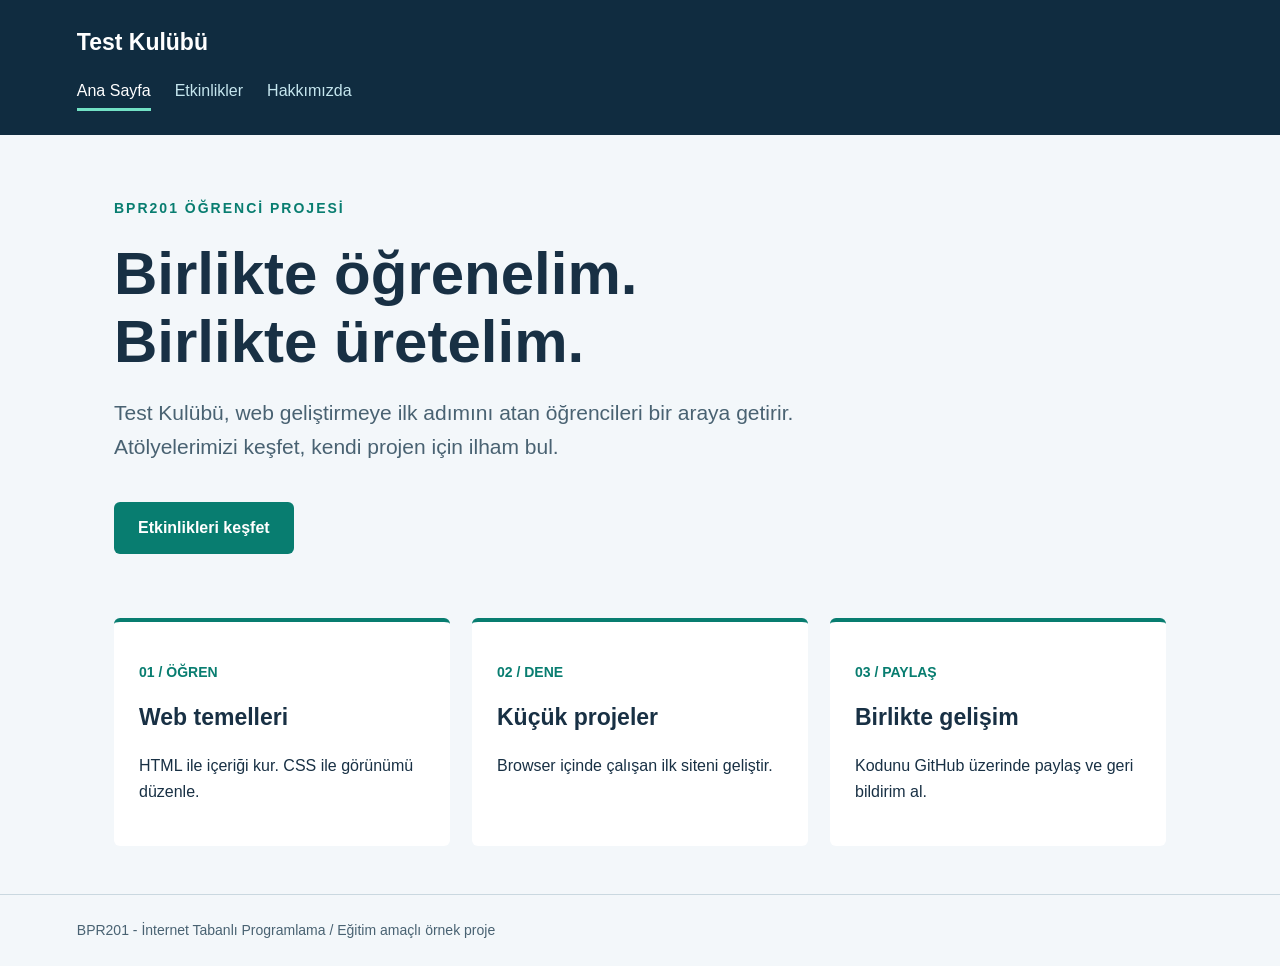
<file: index.html>
<!doctype html>
<html lang="tr">
<head>
  <meta charset="UTF-8">
  <meta name="viewport" content="width=device-width, initial-scale=1.0">
  <title>Ana Sayfa | Test Kulübü</title>
  <link rel="stylesheet" href="style.css">
</head>
<body>
<header><div class="brand">Test Kulübü</div><nav aria-label="Ana menü"><a href="index.html" aria-current="page">Ana Sayfa</a>
<a href="etkinlikler.html">Etkinlikler</a>
<a href="hakkimizda.html">Hakkımızda</a></nav></header>
<main><p class="eyebrow">BPR201 ÖĞRENCİ PROJESİ</p>
<h1>Birlikte öğrenelim.<br>Birlikte üretelim.</h1>
<p class="intro">Test Kulübü, web geliştirmeye ilk adımını atan öğrencileri bir araya getirir. Atölyelerimizi keşfet, kendi projen için ilham bul.</p>
<a class="button" href="etkinlikler.html">Etkinlikleri keşfet</a>
<section class="grid" aria-label="Kulüp çalışma alanları">
<article><p class="meta">01 / ÖĞREN</p><h2>Web temelleri</h2><p>HTML ile içeriği kur. CSS ile görünümü düzenle.</p></article>
<article><p class="meta">02 / DENE</p><h2>Küçük projeler</h2><p>Browser içinde çalışan ilk siteni geliştir.</p></article>
<article><p class="meta">03 / PAYLAŞ</p><h2>Birlikte gelişim</h2><p>Kodunu GitHub üzerinde paylaş ve geri bildirim al.</p></article>
</section></main>
<footer>BPR201 - İnternet Tabanlı Programlama / Eğitim amaçlı örnek proje</footer>
</body>
</html>
</file>
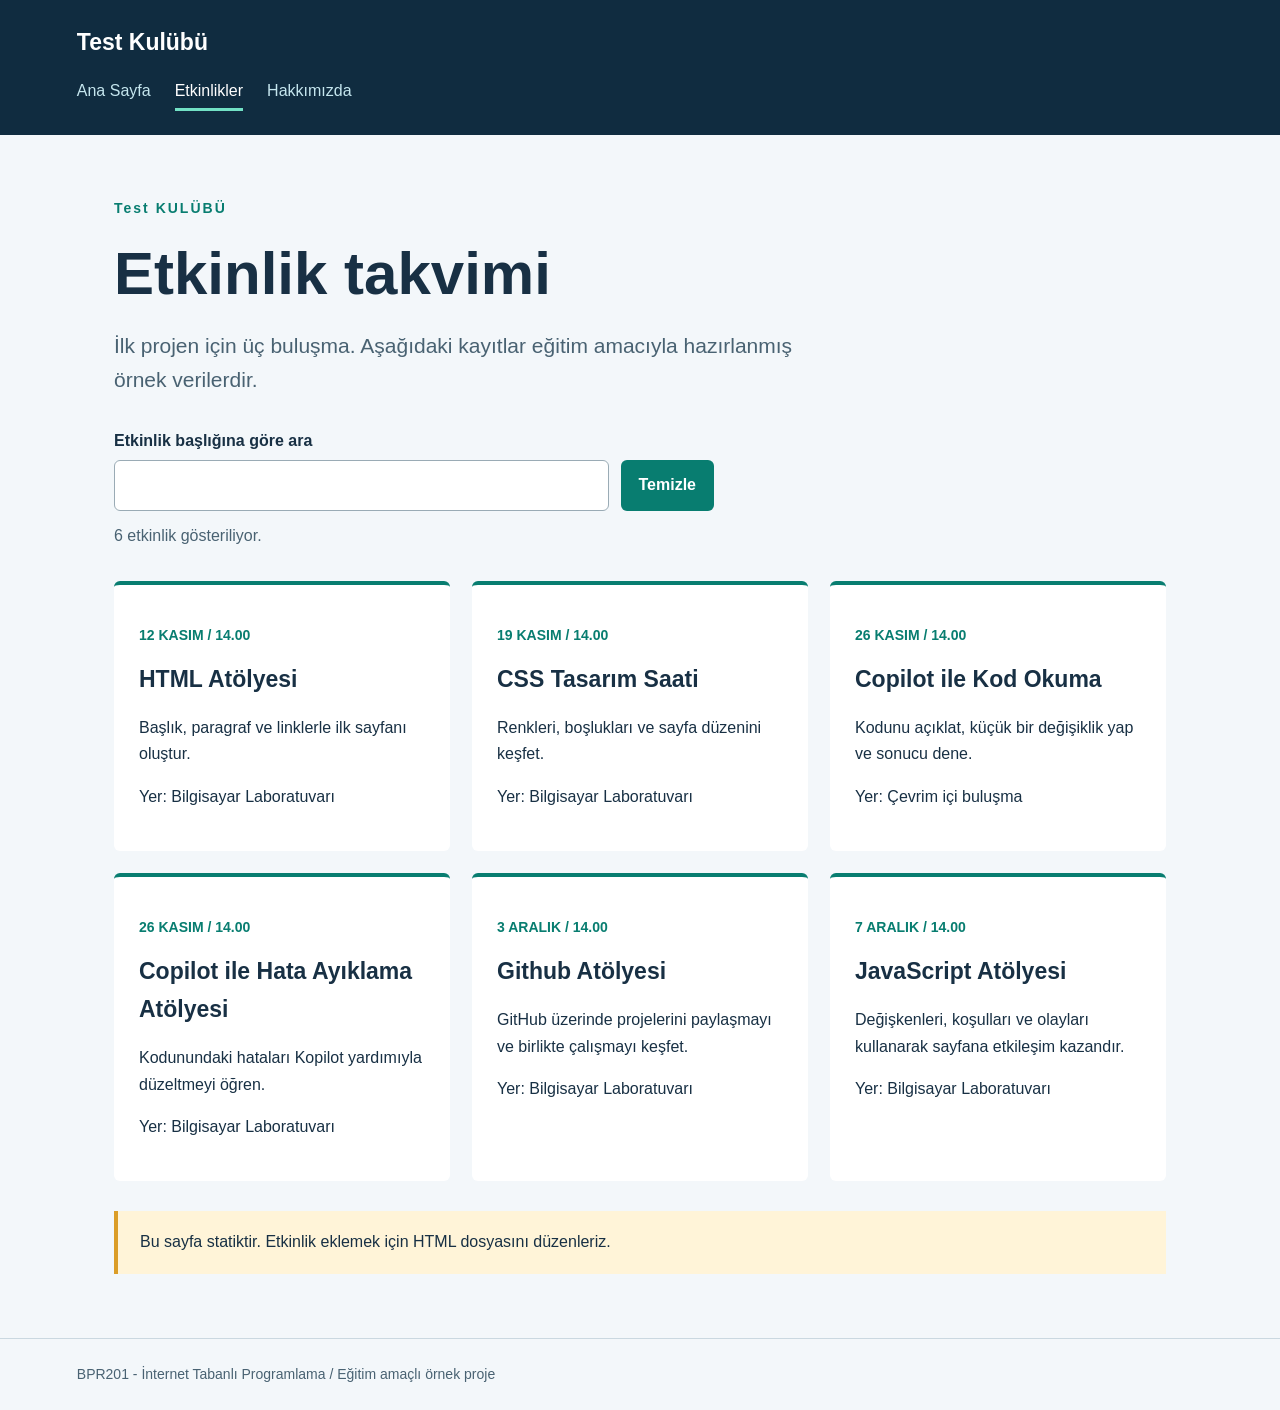
<file: etkinlikler.html>
<!doctype html>
<html lang="tr">
<head>
  <meta charset="UTF-8">
  <meta name="viewport" content="width=device-width, initial-scale=1.0">
  <title>Etkinlikler | Test Kulübü</title>
  <link rel="stylesheet" href="style.css">
  <script src="script.js" defer></script>
</head>
<body>
<header><div class="brand">Test Kulübü</div><nav aria-label="Ana menü"><a href="index.html">Ana Sayfa</a>
<a href="etkinlikler.html" aria-current="page">Etkinlikler</a>
<a href="hakkimizda.html">Hakkımızda</a></nav></header>
<main><p class="eyebrow">Test KULÜBÜ</p><h1>Etkinlik takvimi</h1>
<p class="intro">İlk projen için üç buluşma. Aşağıdaki kayıtlar eğitim amacıyla hazırlanmış örnek verilerdir.</p>
<div class="event-search">
  <label for="event-search-input">Etkinlik başlığına göre ara</label>
  <div class="event-search-controls">
    <input id="event-search-input" type="search" autocomplete="off">
    <button id="clear-event-search" type="button">Temizle</button>
  </div>
</div>
<p id="event-count" aria-live="polite" aria-atomic="true"></p>
<p id="no-events" class="no-events" hidden>Aramanızla eşleşen etkinlik bulunamadı.</p>
<section class="grid" aria-label="Örnek etkinlikler">
<article><p class="meta">12 KASIM / 14.00</p><h2>HTML Atölyesi</h2><p>Başlık, paragraf ve linklerle ilk sayfanı oluştur.</p><p>Yer: Bilgisayar Laboratuvarı</p></article>
<article><p class="meta">19 KASIM / 14.00</p><h2>CSS Tasarım Saati</h2><p>Renkleri, boşlukları ve sayfa düzenini keşfet.</p><p>Yer: Bilgisayar Laboratuvarı</p></article>
<article><p class="meta">26 KASIM / 14.00</p><h2>Copilot ile Kod Okuma</h2><p>Kodunu açıklat, küçük bir değişiklik yap ve sonucu dene.</p><p>Yer: Çevrim içi buluşma</p></article>
<article><p class="meta">26 KASIM / 14.00</p><h2>Copilot ile Hata Ayıklama Atölyesi</h2><p>Kodunundaki hataları Kopilot yardımıyla düzeltmeyi öğren.</p><p>Yer: Bilgisayar Laboratuvarı</p></article>
<article><p class="meta">3 ARALIK / 14.00</p><h2>Github Atölyesi</h2><p>GitHub üzerinde projelerini paylaşmayı ve birlikte çalışmayı keşfet.</p><p>Yer: Bilgisayar Laboratuvarı</p></article>
<article><p class="meta">7 ARALIK / 14.00</p><h2>JavaScript Atölyesi</h2><p>Değişkenleri, koşulları ve olayları kullanarak sayfana etkileşim kazandır.</p><p>Yer: Bilgisayar Laboratuvarı</p></article>
</section><p class="note">Bu sayfa statiktir. Etkinlik eklemek için HTML dosyasını düzenleriz.</p></main>
<footer>BPR201 - İnternet Tabanlı Programlama / Eğitim amaçlı örnek proje</footer>
</body>
</html>
</file>
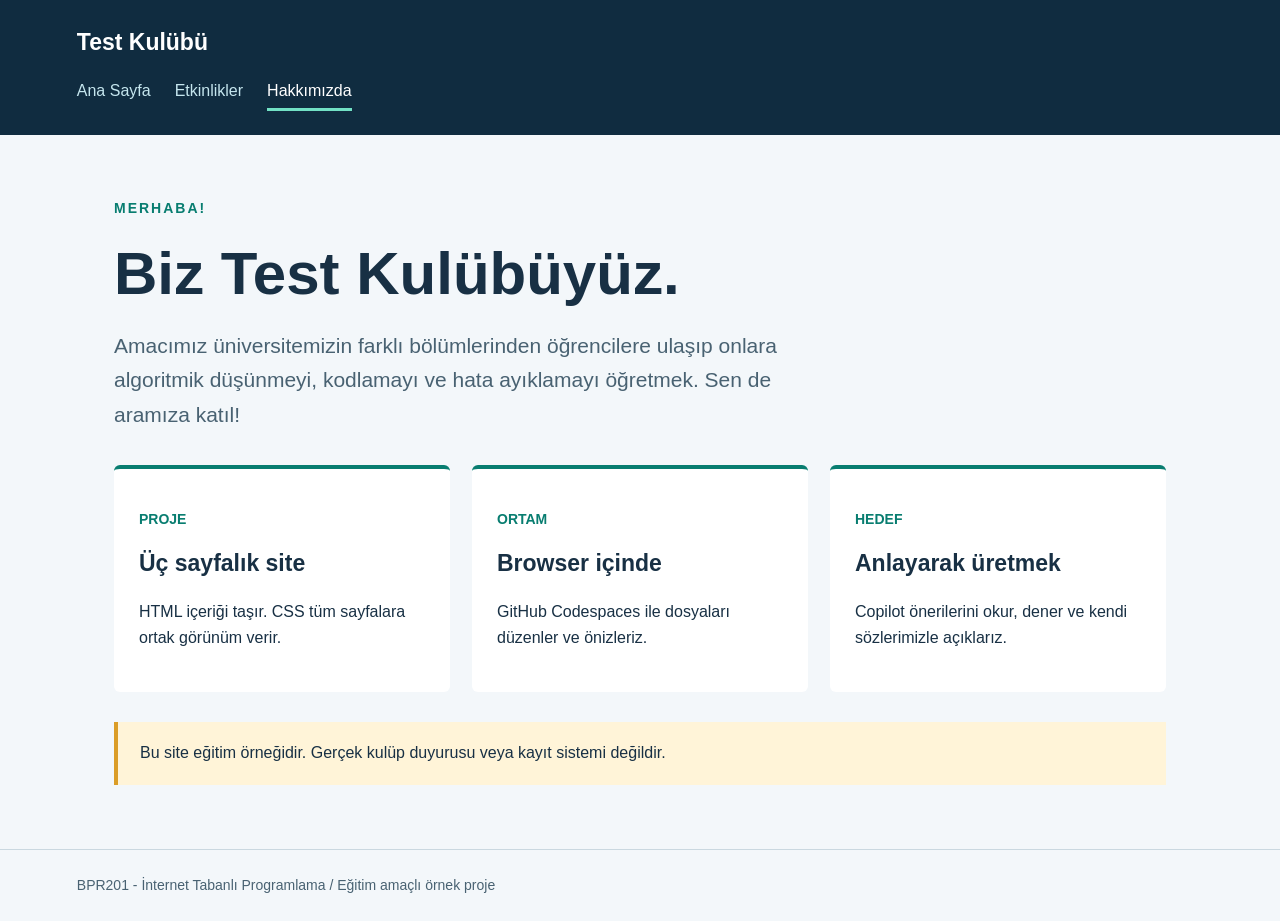
<file: hakkimizda.html>
<!doctype html>
<html lang="tr">
<head>
  <meta charset="UTF-8">
  <meta name="viewport" content="width=device-width, initial-scale=1.0">
  <title>Hakkımızda | Test Kulübü</title>
  <link rel="stylesheet" href="style.css">
</head>
<body>
<header><div class="brand">Test Kulübü</div><nav aria-label="Ana menü"><a href="index.html">Ana Sayfa</a>
<a href="etkinlikler.html">Etkinlikler</a>
<a href="hakkimizda.html" aria-current="page">Hakkımızda</a></nav></header>
<main><p class="eyebrow">MERHABA!</p><h1>Biz Test Kulübüyüz.</h1>
<p class="intro">Amacımız üniversitemizin farklı bölümlerinden öğrencilere ulaşıp onlara algoritmik düşünmeyi, kodlamayı ve hata ayıklamayı öğretmek. Sen de aramıza katıl!</p>
<section class="grid" aria-label="Proje bilgileri">
<article><p class="meta">PROJE</p><h2>Üç sayfalık site</h2><p>HTML içeriği taşır. CSS tüm sayfalara ortak görünüm verir.</p></article>
<article><p class="meta">ORTAM</p><h2>Browser içinde</h2><p>GitHub Codespaces ile dosyaları düzenler ve önizleriz.</p></article>
<article><p class="meta">HEDEF</p><h2>Anlayarak üretmek</h2><p>Copilot önerilerini okur, dener ve kendi sözlerimizle açıklarız.</p></article>
</section><p class="note">Bu site eğitim örneğidir. Gerçek kulüp duyurusu veya kayıt sistemi değildir.</p></main>
<footer>BPR201 - İnternet Tabanlı Programlama / Eğitim amaçlı örnek proje</footer>
</body>
</html>
</file>
<file: style.css>
/* Ortak görünüm: Üç HTML dosyası bu dosyayı kullanır. */
* { box-sizing: border-box; }
body { margin: 0; font-family: Arial, sans-serif; color: #183044; background: #f3f7fa; line-height: 1.65; }
header { background: #102c40; color: white; padding: 24px max(6vw, 20px); }
.brand { font-weight: bold; font-size: 23px; }
nav { display: flex; flex-wrap: wrap; gap: 24px; margin-top: 12px; }
nav a { color: #c5e6ee; text-decoration: none; padding: 4px 0; }
nav a[aria-current="page"] { color: white; border-bottom: 3px solid #72e1c5; }
a { color: #086767; }
a:focus-visible { outline: 3px solid #e1a82b; outline-offset: 5px; }
main { max-width: 1100px; margin: 0 auto; padding: 48px 24px; min-height: 65vh; }
.eyebrow { color: #087d70; font-weight: bold; letter-spacing: 2px; font-size: 14px; }
h1 { font-size: clamp(34px, 5vw, 60px); line-height: 1.12; max-width: 850px; margin: 20px 0; }
.intro { font-size: 21px; max-width: 730px; color: #496272; }
.button { display: inline-block; margin: 16px 0 32px; padding: 13px 24px; background: #087d70; color: white; border-radius: 6px; text-decoration: none; font-weight: bold; }
.grid { display: grid; grid-template-columns: repeat(3, 1fr); gap: 22px; margin-top: 32px; }
article { background: white; border-top: 4px solid #087d70; padding: 25px; border-radius: 6px; }
article h2 { margin: 10px 0; font-size: 23px; }
.meta { font-size: 14px; color: #087d70; font-weight: bold; }
.event-search { max-width: 600px; margin-top: 30px; }
.event-search label { display: block; margin-bottom: 6px; font-weight: bold; }
.event-search-controls { display: flex; flex-wrap: wrap; gap: 12px; }
.event-search input { flex: 1 1 280px; min-width: 0; padding: 11px 12px; border: 1px solid #9aabb5; border-radius: 6px; font: inherit; }
.event-search button { padding: 11px 18px; border: 0; border-radius: 6px; background: #087d70; color: white; font: inherit; font-weight: bold; cursor: pointer; }
.event-search input:focus-visible, .event-search button:focus-visible { outline: 3px solid #e1a82b; outline-offset: 3px; }
#event-count { margin: 12px 0 0; color: #496272; }
.no-events { margin-top: 16px; padding: 18px 22px; border-left: 4px solid #db9d27; background: #fff4d8; }
.note { padding: 18px 22px; border-left: 4px solid #db9d27; background: #fff4d8; margin-top: 30px; }
footer { border-top: 1px solid #cad8e0; padding: 24px 6vw; color: #496272; font-size: 14px; }
@media (max-width: 700px) { .grid { grid-template-columns: 1fr; } main { padding-top: 28px; } }
</file>
